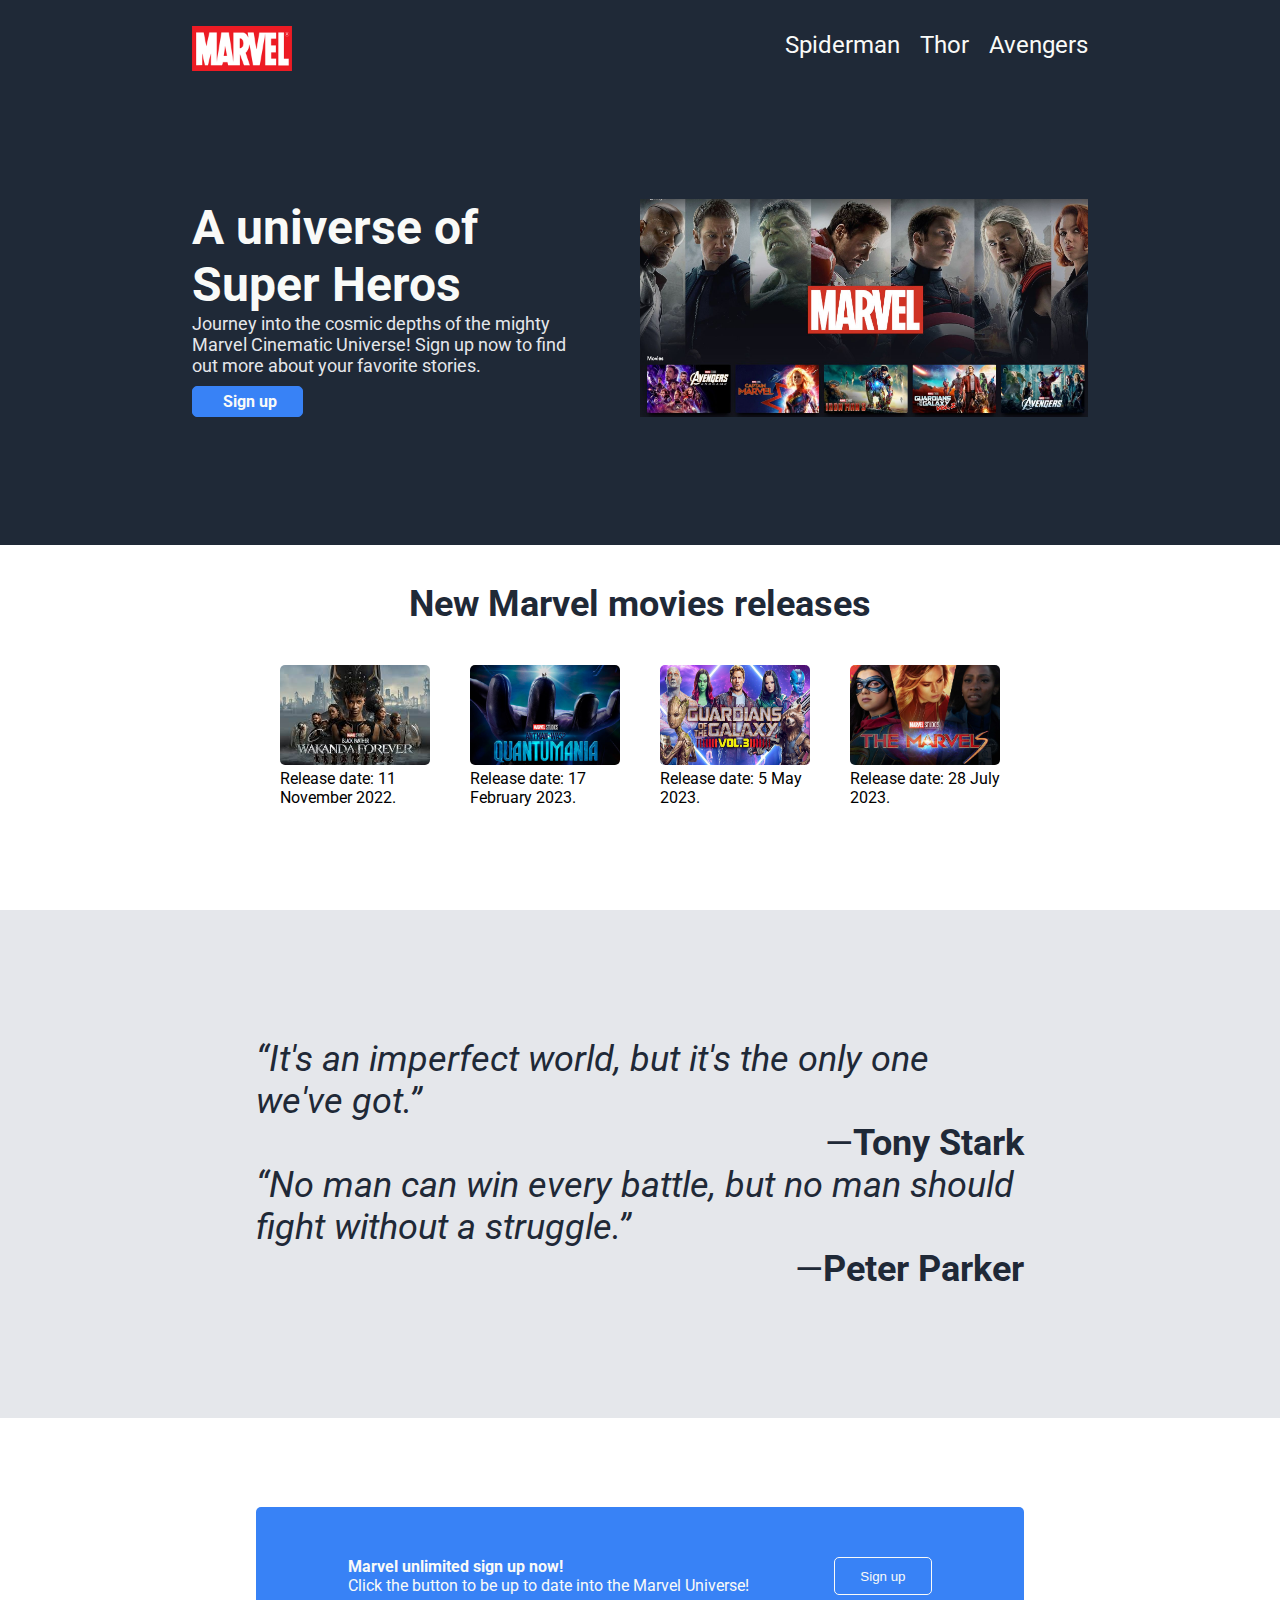
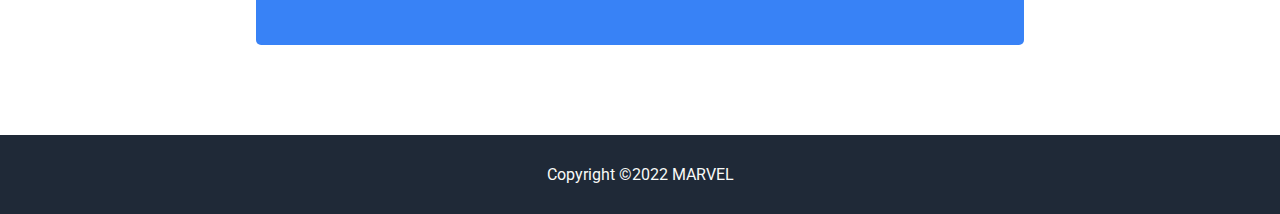
<file: index.html>
<!DOCTYPE html>
<html lang="en">
<head>
  <meta charset="UTF-8">
  <meta http-equiv="X-UA-Compatible" content="IE=edge">
  <meta name="viewport" content="width=device-width, initial-scale=1.0">  
  <link rel="stylesheet" href="./style.css">
  <link href="https://fonts.googleapis.com/css2?family=Roboto:ital,wght@0,300;0,400;0,700;1,400;1,500&display=swap" rel="stylesheet">  
  <title>Marvel Movies</title>
</head>
<body>
  <header class="header">
    <img class="logo" alt="Marvel Movies logo" src="./images/Marvel_Comics-logo.png" />
    <nav>
      <ul class="links">
        <li><a class="link-nav" href="./spiderman/spiderman.html">Spiderman</a></li>
        <li><a class="link-nav" href="./thor/thor.html">Thor</a></li>
        <li><a class="link-nav" href="./avengers/avengers.html">Avengers</a></li>
      </ul>
    </nav>
  </header>
  <main>
    <section class="section-hero">
      <article class="hero-text">
        <h2>A universe of Super Heros</h2>
        <p>Journey into the cosmic depths of the mighty Marvel Cinematic Universe! Sign up now to find out more about your favorite stories.</p>
        <a class="sign-up-btn" href="#">Sign up</a>
      </article>
      <img id="marvel-hero-img" src="./images/marvel-hero.jpg" alt="Picture with Marvel super heros"/>    
    </section>

    <section class="new-movies-section">
      <h3>New Marvel movies releases</h3>
      <div class="new-movies-container">
        <figure class="main-movie-card">
          <img class="movies-img" src="./images/wakanda-forever.jpg" alt="Black Panther movie poester"/>
          <figcaption> Release date: 11 November 2022.</figcaption>
        </figure>
        <figure class="main-movie-card">
          <img class="movies-img" src="./images/quantumania.jpg" alt="Ant-Man and The Wasp: Quantumania movie poester"/>
          <figcaption> Release date: 17 February 2023.</figcaption>
        </figure>
        <figure class="main-movie-card">
          <img class="movies-img" src="./images/guardians-vol3.jpg" alt="Guardiens of the Galaxy Vol. 3 movie poster"/>
          <figcaption> Release date: 5 May 2023.</figcaption>
        </figure>
        <figure class="main-movie-card">
          <img class="movies-img" src="./images/the-marvels.jpg" alt="The Marvels movie poster"/>
          <figcaption> Release date: 28 July 2023.</figcaption>
          </figure>
        </div>
    </section>

    <section>
      <article class="testimonials">
        <blackquote class="testimonials-text"><em>“It's an imperfect world, but it's the only one we've got.”</em></blackquote>
        <p>&mdash;<strong>Tony Stark</strong></p>
        <blackquote class="testimonials-text"><em>“No man can win every battle, but no man should fight without a struggle.”</em></blackquote>
        <p>&mdash;<strong>Peter Parker</strong></p>
      </article>
    </section>

    <section class="action-section">
      <div class="action-text">
        <span><strong>Marvel unlimited sign up now!</strong></span>
        <p>Click the button to be up to date into the Marvel Universe!</p>
      </div>
      <button class="subscribe-btn">
        <a href="#">Sign up</a>
      </button>
    </section>      
  </main>

  <footer class="footer">
    <p>Copyright &copy;2022 MARVEL</p> 
  </footer>
</body>
</html>
</file>
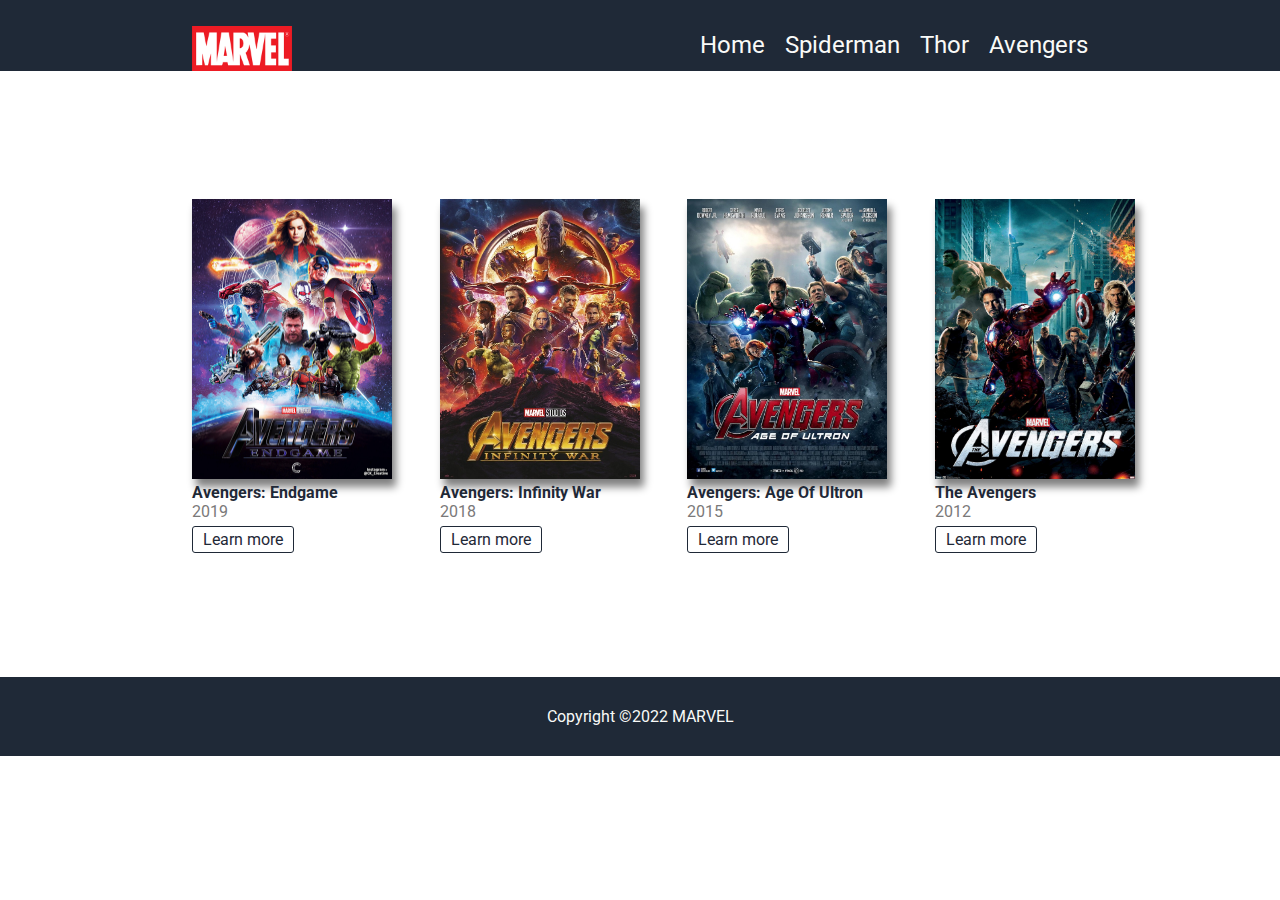
<file: avengers/avengers.html>
<!DOCTYPE html>
<html lang="en">
<head>
  <meta charset="UTF-8">
  <meta http-equiv="X-UA-Compatible" content="IE=edge">
  <meta name="viewport" content="width=device-width, initial-scale=1.0">
  <link href="https://fonts.googleapis.com/css2?family=Roboto:ital,wght@0,300;0,400;0,700;1,400;1,500&display=swap" rel="stylesheet"> 
  <link rel="stylesheet" href="../spiderman/spiderman.css">
  <link rel="stylesheet" href="../style.css">
  <title>Avengers</title>
</head>
<body>
  <header class="header">
    <img class="logo" alt="Marvel movies logo" src="../images/Marvel_Comics-logo.png"/>
    <nav>
      <ul class="links">
        <li><a class="link-nav" href="../index.html">Home</a></li>
        <li><a class="link-nav" href="../spiderman/spiderman.html">Spiderman</a></li>
        <li><a class="link-nav" href="../thor/thor.html">Thor</a></li>
        <li><a class="link-nav" href="./avengers/avengers.html">Avengers</a></li>
      </ul>
    </nav>
  </header>
  <main>
    <section class="movie-container">
      <figure class="movie-card">
        <img class="movie-img" src="./avengers-endgame.jpg" alt="Avengers movie poster with movie characters" />
        <figcaption class="title"><Strong>Avengers: Endgame</Strong></figcaption>
        <p class="date"><Strong></Strong>2019</p>
        <a class="movie-link" target="_blank" href="https://www.marvel.com/movies/avengers-endgame">Learn more</a>
      </figure>
      <figure class="movie-card">
        <img class="movie-img" src="./avengers-infinity-war.jpg" alt="Avengers movie poster with movie characters" />
        <figcaption class="title"><Strong>Avengers: Infinity War</Strong></figcaption>
        <p class="date"><Strong></Strong>2018</p>
        <a class="movie-link" target="_blank" href="https://www.marvel.com/movies/avengers-infinity-war">Learn more</a>
      </figure>
      <figure class="movie-card">
        <img class="movie-img" src="./Avengers-Age-of-Ultron.jpg" alt="Avengers movie poster with movie characters" />
        <figcaption class="title"><Strong>Avengers: Age Of Ultron</Strong></figcaption>
        <p class="date"><Strong></Strong>2015</p>
        <a class="movie-link" target="_blank" href="https://www.marvel.com/movies/avengers-age-of-ultron">Learn more</a>
      </figure>
      <figure class="movie-card">
        <img class="movie-img" src="./Avengers.jpg" alt="Avengers movie poster with movie characters" />
        <figcaption class="title"><Strong>The Avengers</Strong></figcaption>
        <p class="date"><Strong></Strong>2012</p>
        <a class="movie-link" target="_blank" href="https://www.marvel.com/movies/the-avengers">Learn more</a>
      </figure>
    </section>
  </main>
  
  <footer class="footer">
    <p>Copyright &copy;2022 MARVEL</p> 
  </footer>
</body>
</html>
</file>
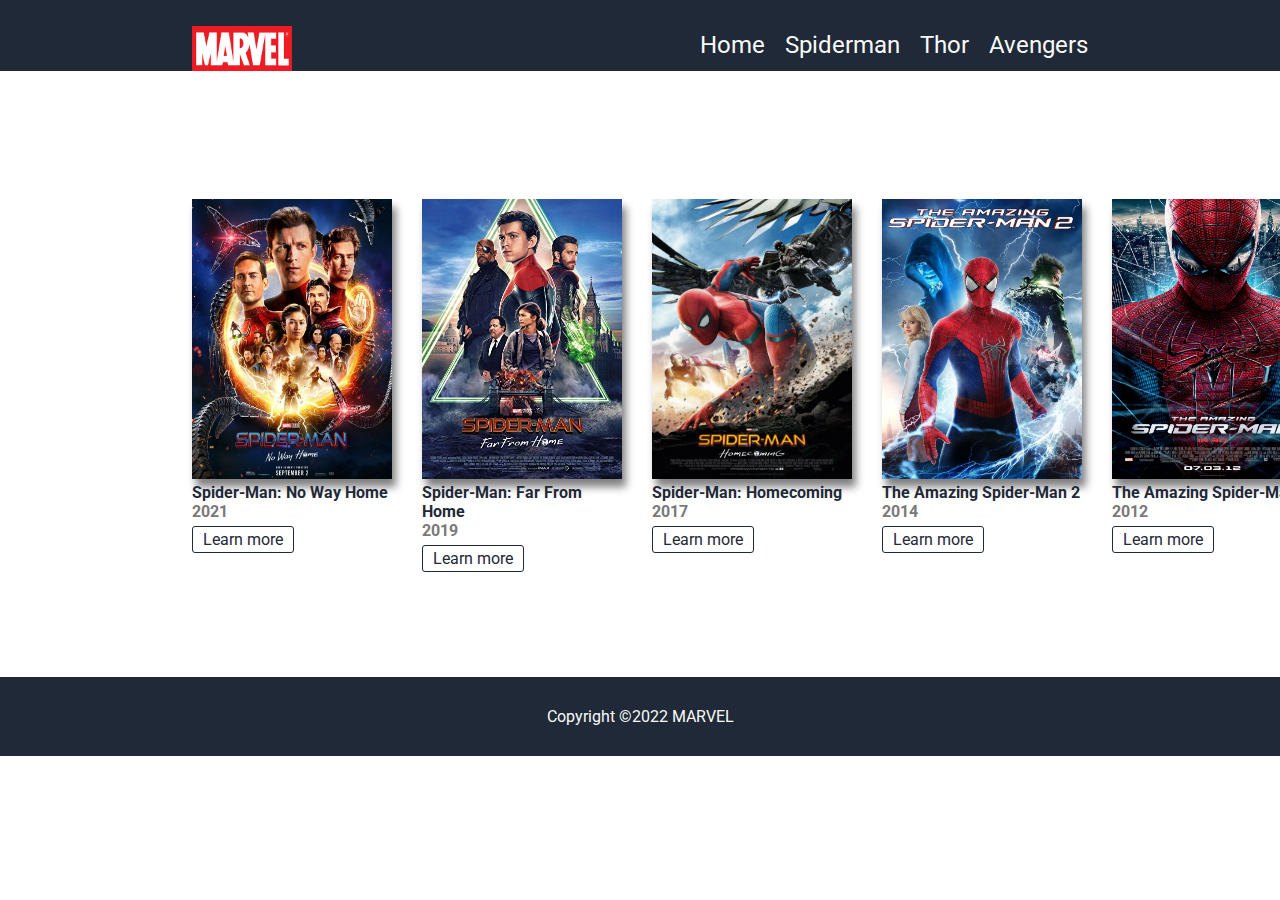
<file: spiderman/spiderman.html>
<!DOCTYPE html>
<html lang="en">
<head>
  <meta charset="UTF-8">
  <meta http-equiv="X-UA-Compatible" content="IE=edge">
  <meta name="viewport" content="width=device-width, initial-scale=1.0">
  <link href="https://fonts.googleapis.com/css2?family=Roboto:ital,wght@0,300;0,400;0,700;1,400;1,500&display=swap" rel="stylesheet"> 
  <link rel="stylesheet" href="spiderman.css">
  <link rel="stylesheet" href="../style.css">
  <title>Spiderman</title>
</head>
<body>
  <header class="header">
    <img class="logo" alt="Marvel movies logo" src="../images/Marvel_Comics-logo.png"/>
    <nav>
      <ul class="links">
        <li><a class="link-nav" href="../index.html">Home</a></li>
        <li><a class="link-nav" href="./spiderman/spiderman.html">Spiderman</a></li>
        <li><a class="link-nav" href="../thor/thor.html">Thor</a></li>
        <li><a class="link-nav" href="../avengers/avengers.html">Avengers</a></li>
      </ul>
    </nav>
  </header>

  <main>
    <section class="movie-container">
      <figure class="movie-card">
        <img class="movie-img" src="./spid-no-way-home.jpg" alt="Spiderman movie poster with movies characters" />
        <figcaption class="title"><Strong>Spider-Man: No Way Home</Strong></figcaption>
        <p class="date"><Strong>2021</Strong></p>
        <a class="movie-link" target="_blank" href="https://www.marvel.com/movies/spider-man-no-way-home">Learn more</a>
      </figure>
      <figure class="movie-card">
        <img class="movie-img" src="./spid-far-from-home.jpg" alt="Spiderman movie poster" />
        <figcaption class="title"><strong>Spider-Man: Far From Home</strong></figcaption>
        <p class="date"><strong>2019</strong></p>
        <a class="movie-link" target="_blank" href="https://www.marvel.com/movies/spider-man-far-from-home">Learn more</a>
      </figure>
      <figure class="movie-card">
        <img class="movie-img" src="./spid-homecoming.jpg" alt="Spiderman movie poster with other two super heroes beside" />
        <figcaption class="title"><strong>Spider-Man: Homecoming</strong></figcaption>
        <p class="date"><strong>2017</strong></p>
        <a class="movie-link" target="_blank" href="https://www.marvel.com/movies/spider-man-homecoming">Learn more</a>
      </figure>
      <figure class="movie-card">
        <img class="movie-img" src="./amaz-spid-2.jpg" alt="Movie poster with Spiderman, girlfriend and twi villains" />
        <figcaptation class="title"><strong>The Amazing Spider-Man 2</strong></figcaptation>
        <p class="date"><strong>2014</strong></p>
        <a class="movie-link" target="_blank" href="https://en.wikipedia.org/wiki/The_Amazing_Spider-Man_2">Learn more</a>
      </figure>
      <figure class="movie-card">
        <img class="movie-img" src="./amaz-spid.jpg" alt="Movie poster with super hero Spiderman" />
        <figcaptation class="title"><strong>The Amazing Spider-Man</strong></figcaptation>
        <p class="date"><strong>2012</strong></p>
        <a class="movie-link" target="_blank" href="https://en.wikipedia.org/wiki/The_Amazing_Spider-Man_(film)">Learn more</a>
      </figure>
    </section>    
  </main> 

  <footer class="footer">
    <p>Copyright &copy;2022 MARVEL</p> 
  </footer>
</body>
</html>
</file>
<file: style.css>
* {
  margin: 0;
  padding: 0;
  box-sizing: border-box;
}
body {
  font-family:"Roboto", sans-serif;
}
.logo {
  width: 100px;
  height: auto;
}
.header {
  display:flex;
  justify-content: space-between;
  background-color:#1F2937;
  padding-left: 15%; 
  padding-right: 15%;
  padding-top: 2%;
}
.links {
  display: flex;
  flex-direction: row;
  align-content: center;
  list-style: none;
  gap: 20px;
  padding-top: 5px;
}
.link-nav {
  font-size: 24px;
  color: #F9FAF8;
  text-decoration: none;
  text-align: center;
}
/***************/
/*HERO SECTION */
/***************/
.section-hero {
  display: flex;
  background-color: #1F2937;
  gap: 60px;
  padding-left: 15%; 
  padding-right: 15%;
  padding-top: 10%;
  padding-bottom: 10%;
}
#marvel-hero-img {
  display: block;
  width: 50%;
  height: auto;  
}
h2 {
  font-size: 48px;
  font-weight: 700;
  color: #F9FAF8;
}
.hero-text p {
  font-size: 18px;
  color: #E5E7EB;
}
.sign-up-btn {
  display: inline-block;
  border: 1px solid #3882F6;
  background-color: #3882F6;
  color: #F9FAF8;
  font-weight: bold;
  text-decoration: none;
  margin-top: 10px;
  padding: 5px;
  padding-left: 30px;
  padding-right: 25px;
  border-radius: 5px;
}
/******************/
/*MOVIES SECTION*/
/******************/
.new-movies-section {
  margin: 3% 10% 8% 10%;
}
.new-movies-container {
  display: flex;
  gap: 40px;
  justify-content: center;
  padding-left: 5%;
  padding-right: 5%;
}
.movies-img {
  width: 150px;
  height: 100px;
  border-radius: 5px;
}
.main-movie-card {
  width: 150px;
}
.main-movie-card p {
  text-align: center;
  color:#1F2937;
}
h3 {
  text-align: center;
  margin-bottom: 40px;
  font-size: 36px;
  font-weight: bold;
  color: #1F2937;
}
.testimonials {
  padding-left: 20%;
  padding-right: 20%;
  padding-top: 10%;
  padding-bottom: 10%;
  background-color: #E5E7EB;
  color: #1F2937;
  font-size: 36px;
}
.testimonials p {
  text-align: end;
}
/***************/
/*ACTION SECTION*/
/****************/
.action-section {
  display: flex;
  background-color: #3882F6;
  justify-content: space-around;
  margin: 7% 20% 7% 20%;
  padding: 50px;  
  border-radius: 5px;
}
.action-text span {
  color:#F9FAF8;
}
.action-text p {
  color:#F9FAF8;
}
.subscribe-btn {
  display: inline-block;
  background-color: #3882F6;  
  border: 1px solid #F9FAF8;
  border-radius: 5px;
  padding: 4px 25px 4px 25px;    
}
.subscribe-btn a {
  color: #F9FAF8;
  text-decoration: none;
}
.subscribe-btn:hover {
  background-color: #F9FAF8;
}
.subscribe-btn:hover a {
  color:#3882F6;
}
/******************/
/*FOOTER*/
/*****************/
.footer {
  background-color: #1F2937;
  text-align: center;
  padding: 30px 60px 30px 60px;
}
.footer p {
  color: #F9FAF8;
}
</file>
<file: spiderman/spiderman.css>
* {
  margin: 0;
  padding: 0;
  box-sizing: border-box;
}
body {
  font-family:"Roboto", sans-serif;
}
.movies-header {
  background-color:#1F2937;
  padding-left: 15%; 
  padding-right: 15%;
  padding-top: 2%;
}
.movies-header a{
  color: #F9FAF8;
  text-decoration: none;  
}
.movie-container {
  display: flex;
  gap: 30px;
  margin: 10% 10% 10% 15%;
}
.movie-card {
  width: 250px;
  height: 350px;
}
.movie-img {
  width: 200px;
  height: 280px;  
  box-shadow:4px 8px 8px grey;
  overflow: hidden;
  transition: all 0.4s;
}
.movie-img:hover {
  transform: translateY(-8px);
  box-shadow:6px 12px 12px grey;
}
.title{
  color:#1F2937;
}
.date {
  color: rgb(122, 121, 121)
}
.movie-link {
  display: inline-block;
  color:#1F2937;
  text-decoration: none;
  border: 1px solid #1F2937;
  padding: 3px 10px 3px 10px;
  margin-top: 5px;
  border-radius: 3px;
}
.movie-link:hover {
  background-color: #1F2937;
  color:#F9FAF8;
}
</file>
